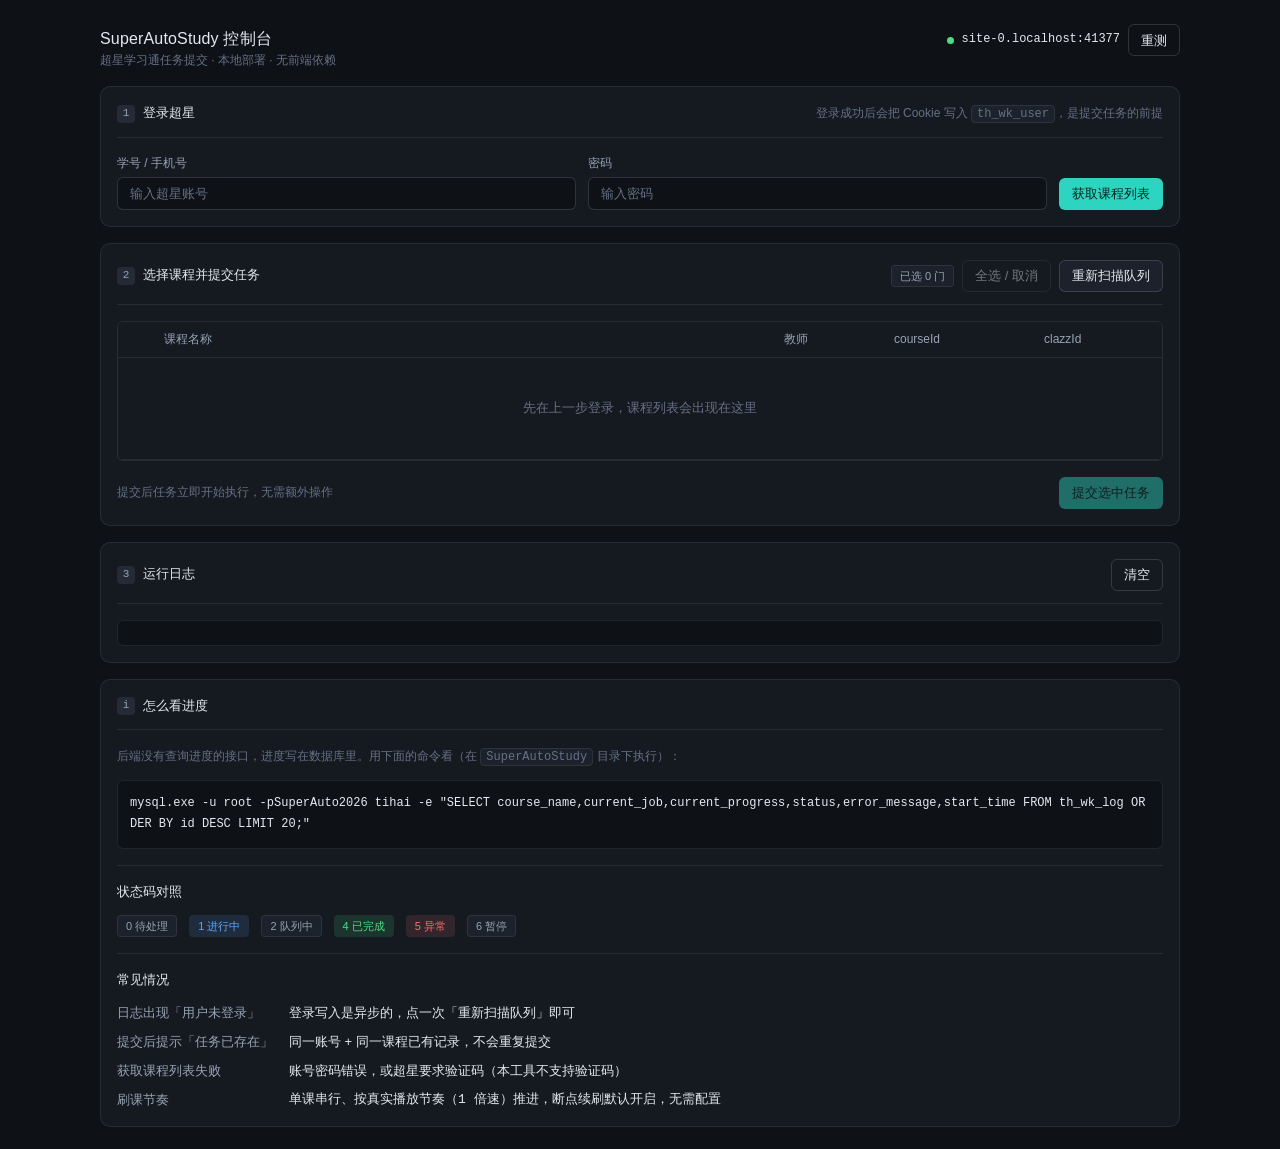
<file: app/src/main/resources/static/index.html>
<!DOCTYPE html>
<html lang="zh-CN">
<head>
<meta charset="UTF-8">
<meta name="viewport" content="width=device-width,initial-scale=1">
<title>SuperAutoStudy 控制台</title>
<link rel="stylesheet" href="tokens.css">
<style>
  body{padding:var(--s5)}
  .wrap{max-width:1080px;margin:0 auto;display:flex;flex-direction:column;gap:var(--s4)}

  header.app{display:flex;align-items:baseline;justify-content:space-between;gap:var(--s4);flex-wrap:wrap}
  header.app h1{font-size:var(--t-lg);font-weight:500;letter-spacing:.01em}
  header.app .sub{font-size:var(--t-sm);color:var(--fg-2);margin-top:2px}

  .step{display:inline-flex;align-items:center;justify-content:center;
    width:18px;height:18px;flex:none;border-radius:var(--r-sm);
    background:var(--bg-3);color:var(--fg-1);
    font-size:var(--t-xs);font-family:var(--font-mono)}

  form.login{display:grid;grid-template-columns:1fr 1fr auto;gap:var(--s3);align-items:end}
  @media (max-width:720px){form.login{grid-template-columns:1fr}}

  table{width:100%;border-collapse:collapse;font-size:var(--t-md)}
  th,td{text-align:left;padding:var(--s2) var(--s3);border-bottom:1px solid var(--line);vertical-align:middle}
  th{color:var(--fg-1);font-weight:400;font-size:var(--t-sm);
     position:sticky;top:0;background:var(--bg-1);z-index:1}
  tbody tr:hover{background:var(--bg-2)}
  td.mono{font-family:var(--font-mono);font-variant-numeric:tabular-nums;font-size:var(--t-sm);color:var(--fg-1)}
  .scroll{max-height:340px;overflow:auto;border:1px solid var(--line);border-radius:var(--r-md)}
  .empty{padding:var(--s6) var(--s4);text-align:center;color:var(--fg-2);font-size:var(--t-md)}

  input[type=checkbox]{width:14px;height:14px;accent-color:var(--accent);cursor:pointer}

  .legend{display:flex;flex-wrap:wrap;gap:var(--s2) var(--s3);font-size:var(--t-sm);color:var(--fg-1)}
  code{font-family:var(--font-mono);font-size:var(--t-sm);
       background:var(--bg-2);border:1px solid var(--line);border-radius:var(--r-sm);padding:1px 5px}
  .hint{font-size:var(--t-sm);color:var(--fg-2);line-height:1.75}
</style>
</head>
<body>
<div class="wrap">

  <header class="app">
    <div>
      <h1>SuperAutoStudy 控制台</h1>
      <div class="sub">超星学习通任务提交 · 本地部署 · 无前端依赖</div>
    </div>
    <div class="row">
      <span class="dot" id="conn-dot"></span>
      <span class="mono" id="conn-text" style="font-size:var(--t-sm)">检测中…</span>
      <button class="btn btn-ghost" id="btn-ping">重测</button>
    </div>
  </header>

  <!-- 步骤 1 -->
  <section class="panel">
    <div class="panel-head">
      <div class="row"><span class="step">1</span><span class="panel-title">登录超星</span></div>
      <span class="hint">登录成功后会把 Cookie 写入 <code>th_wk_user</code>，是提交任务的前提</span>
    </div>
    <form class="login" id="form-login" autocomplete="off">
      <div>
        <label class="label" for="account">学号 / 手机号</label>
        <input class="field mono" id="account" placeholder="输入超星账号" required>
      </div>
      <div>
        <label class="label" for="password">密码</label>
        <input class="field mono" id="password" type="password" placeholder="输入密码" required>
      </div>
      <button class="btn btn-primary" type="submit" id="btn-courses">获取课程列表</button>
    </form>
  </section>

  <!-- 步骤 2 -->
  <section class="panel">
    <div class="panel-head">
      <div class="row"><span class="step">2</span><span class="panel-title">选择课程并提交任务</span></div>
      <div class="row">
        <span class="tag" id="sel-count">已选 0 门</span>
        <button class="btn btn-ghost" id="btn-toggle-all" disabled>全选 / 取消</button>
        <button class="btn" id="btn-rescan">重新扫描队列</button>
      </div>
    </div>

    <div class="scroll">
      <table>
        <thead>
          <tr>
            <th style="width:34px"></th>
            <th>课程名称</th>
            <th style="width:110px">教师</th>
            <th style="width:150px">courseId</th>
            <th style="width:130px">clazzId</th>
          </tr>
        </thead>
        <tbody id="course-body">
          <tr><td colspan="5"><div class="empty">先在上一步登录，课程列表会出现在这里</div></td></tr>
        </tbody>
      </table>
    </div>

    <div class="row-between" style="margin-top:var(--s4)">
      <span class="hint">提交后任务立即开始执行，无需额外操作</span>
      <button class="btn btn-primary" id="btn-submit" disabled>提交选中任务</button>
    </div>
  </section>

  <!-- 步骤 3 -->
  <section class="panel">
    <div class="panel-head">
      <div class="row"><span class="step">3</span><span class="panel-title">运行日志</span></div>
      <button class="btn btn-ghost" id="btn-clear">清空</button>
    </div>
    <pre class="log" id="log"></pre>
  </section>

  <!-- 进度与说明 -->
  <section class="panel">
    <div class="panel-head">
      <div class="row"><span class="step">i</span><span class="panel-title">怎么看进度</span></div>
    </div>
    <p class="hint">
      后端没有查询进度的接口，进度写在数据库里。用下面的命令看（在
      <code>SuperAutoStudy</code> 目录下执行）：
    </p>
    <pre class="log" style="max-height:none;margin-top:var(--s3)">mysql.exe -u root -pSuperAuto2026 tihai -e "SELECT course_name,current_job,current_progress,status,error_message,start_time FROM th_wk_log ORDER BY id DESC LIMIT 20;"</pre>

    <div class="divider"></div>

    <div class="panel-title" style="margin-bottom:var(--s3)">状态码对照</div>
    <div class="legend">
      <span class="tag">0 待处理</span>
      <span class="tag tag-info">1 进行中</span>
      <span class="tag">2 队列中</span>
      <span class="tag tag-ok">4 已完成</span>
      <span class="tag tag-err">5 异常</span>
      <span class="tag">6 暂停</span>
    </div>

    <div class="divider"></div>

    <div class="panel-title" style="margin-bottom:var(--s3)">常见情况</div>
    <dl class="kv">
      <dt>日志出现「用户未登录」</dt>
      <dd style="font-family:var(--font-ui)">登录写入是异步的，点一次「重新扫描队列」即可</dd>
      <dt>提交后提示「任务已存在」</dt>
      <dd style="font-family:var(--font-ui)">同一账号 + 同一课程已有记录，不会重复提交</dd>
      <dt>获取课程列表失败</dt>
      <dd style="font-family:var(--font-ui)">账号密码错误，或超星要求验证码（本工具不支持验证码）</dd>
      <dt>刷课节奏</dt>
      <dd>单课串行、按真实播放节奏（1 倍速）推进，断点续刷默认开启，无需配置</dd>
    </dl>
  </section>

</div>

<script>
(function () {
  'use strict';

  var $ = function (id) { return document.getElementById(id); };
  var state = { courses: [], selected: new Set(), account: '', password: '' };

  /* ---------- 日志 ---------- */
  function log(msg, kind) {
    var pre = $('log');
    var t = new Date().toTimeString().slice(0, 8);
    var cls = kind ? 'l-' + kind : '';
    var line = document.createElement('span');
    line.innerHTML = '<span class="t">' + t + '</span>  ' +
      (cls ? '<span class="' + cls + '">' + esc(msg) + '</span>' : esc(msg));
    pre.appendChild(line);
    pre.appendChild(document.createTextNode('\n'));
    pre.scrollTop = pre.scrollHeight;
  }
  function esc(s) {
    return String(s).replace(/[&<>"]/g, function (c) {
      return { '&': '&amp;', '<': '&lt;', '>': '&gt;', '"': '&quot;' }[c];
    });
  }

  /* ---------- 请求 ---------- */
  function post(path, body) {
    return fetch(path, {
      method: 'POST',
      headers: { 'Content-Type': 'application/json' },
      body: JSON.stringify(body)
    }).then(read);
  }
  function get(path) {
    return fetch(path, { method: 'GET' }).then(read);
  }
  function read(res) {
    return res.text().then(function (text) {
      // 空响应体是合法的：GET /chaoxing 的 start() 返回 void
      if (!text) { return { code: res.ok ? 200 : res.status }; }
      try { return JSON.parse(text); }
      catch (e) { throw new Error('HTTP ' + res.status + ' 非 JSON 响应: ' + text.slice(0, 160)); }
    });
  }

  /* ---------- 连接状态 ---------- */
  function ping() {
    $('conn-dot').className = 'dot dot-warn dot-live';
    $('conn-text').textContent = '检测中…';
    // 用首页探活：GET /chaoxing 有副作用（会触发一次队列扫描），不能拿来当健康检查
    fetch('/', { cache: 'no-store' })
      .then(function (res) {
        if (!res.ok) { throw new Error('HTTP ' + res.status); }
        $('conn-dot').className = 'dot dot-ok';
        $('conn-text').textContent = location.host;
      })
      .catch(function (e) {
        $('conn-dot').className = 'dot dot-err';
        $('conn-text').textContent = '不可达';
        log('连接失败: ' + e.message, 'err');
      });
  }

  /* ---------- 渲染课程 ---------- */
  function render() {
    var body = $('course-body');
    body.innerHTML = '';

    if (!state.courses.length) {
      body.innerHTML = '<tr><td colspan="5"><div class="empty">没有获取到课程</div></td></tr>';
      $('btn-toggle-all').disabled = true;
      $('btn-submit').disabled = true;
      updateCount();
      return;
    }

    state.courses.forEach(function (c, i) {
      var tr = document.createElement('tr');

      var tdCk = document.createElement('td');
      var ck = document.createElement('input');
      ck.type = 'checkbox';
      ck.checked = state.selected.has(i);
      ck.addEventListener('change', function () {
        if (ck.checked) { state.selected.add(i); } else { state.selected.delete(i); }
        updateCount();
      });
      tdCk.appendChild(ck);

      var tdName = document.createElement('td');
      tdName.textContent = c.title || '(无标题)';
      if (c.desc) { tdName.title = c.desc; }

      var tdTeacher = document.createElement('td');
      tdTeacher.className = 'mono';
      tdTeacher.textContent = c.teacher || '—';

      var tdCid = document.createElement('td');
      tdCid.className = 'mono';
      tdCid.textContent = c.courseId || '—';

      var tdClazz = document.createElement('td');
      tdClazz.className = 'mono';
      tdClazz.textContent = c.clazzId || '—';

      tr.appendChild(tdCk);
      tr.appendChild(tdName);
      tr.appendChild(tdTeacher);
      tr.appendChild(tdCid);
      tr.appendChild(tdClazz);
      body.appendChild(tr);
    });

    $('btn-toggle-all').disabled = false;
    updateCount();
  }

  function updateCount() {
    var n = state.selected.size;
    $('sel-count').textContent = '已选 ' + n + ' 门';
    $('btn-submit').disabled = n === 0;
  }

  /* ---------- 事件 ---------- */
  $('btn-ping').addEventListener('click', ping);

  $('form-login').addEventListener('submit', function (e) {
    e.preventDefault();
    var account = $('account').value.trim();
    var password = $('password').value;
    if (!account || !password) { return; }

    state.account = account;
    state.password = password;
    state.selected.clear();

    var btn = $('btn-courses');
    btn.disabled = true;
    btn.textContent = '登录中…';
    log('正在登录 ' + account + ' …', 'info');

    post('/chaoxing/course', { account: account, password: password })
      .then(function (r) {
        if (String(r.code) !== '200') {
          log('登录失败: ' + (r.msg || '未知错误') + (r.subCode ? ' (subCode=' + r.subCode + ')' : ''), 'err');
          state.courses = [];
          render();
          return;
        }
        state.courses = Array.isArray(r.data) ? r.data : [];
        log('登录成功，获取到 ' + state.courses.length + ' 门课程', 'ok');
        render();
      })
      .catch(function (err) { log('请求异常: ' + err.message, 'err'); })
      .finally(function () {
        btn.disabled = false;
        btn.textContent = '获取课程列表';
      });
  });

  $('btn-toggle-all').addEventListener('click', function () {
    if (state.selected.size === state.courses.length) {
      state.selected.clear();
    } else {
      state.courses.forEach(function (_, i) { state.selected.add(i); });
    }
    render();
  });

  $('btn-submit').addEventListener('click', function () {
    var picked = Array.from(state.selected).map(function (i) { return state.courses[i]; });
    if (!picked.length) { return; }

    var btn = $('btn-submit');
    btn.disabled = true;
    log('提交 ' + picked.length + ' 个任务 …', 'info');

    // 串行提交：每提交一门课，后端都会跑一次队列扫描（startChaoxingTask）。
    // 如果并发发请求，多次扫描会读到同一批"待处理"任务、把同一门课重复投进
    // 线程池（后端已加原子认领修掉，但串行仍然更直观：日志顺序清晰、便于排查）。
    var ok = 0, dup = 0;

    function submitOne(i) {
      if (i >= picked.length) {
        log('提交结束：成功 ' + ok + '，已存在 ' + dup + '，共 ' + picked.length, ok ? 'ok' : 'warn');
        btn.disabled = false;
        return;
      }
      var c = picked[i];
      post('/chaoxing', {
        loginAccount: state.account,
        password: state.password,
        schoolName: '',
        courseId: c.courseId,
        courseName: c.title
      }).then(function (r) {
        if (String(r.code) === '200') {
          ok++;
          log('已提交: ' + c.title, 'ok');
        } else if (r.subCode === 20001 || r.subCode === '20001') {
          dup++;
          log('已存在，跳过: ' + c.title, 'warn');
        } else {
          log('失败: ' + c.title + ' — ' + (r.msg || '未知错误'), 'err');
        }
      }).catch(function (err) {
        log('失败: ' + c.title + ' — ' + err.message, 'err');
      }).finally(function () {
        submitOne(i + 1);
      });
    }

    submitOne(0);
  });

  $('btn-rescan').addEventListener('click', function () {
    log('触发队列扫描 …', 'info');
    get('/chaoxing')
      .then(function () { log('扫描完成，PENDING 的任务已重新入队', 'ok'); })
      .catch(function (e) { log('扫描失败: ' + e.message, 'err'); });
  });

  $('btn-clear').addEventListener('click', function () { $('log').textContent = ''; });

  ping();
})();
</script>
</body>
</html>
</file>
<file: app/src/main/resources/static/tokens.css>
/* ============================================================
   tool-ui-baseline — 小工具 UI 基线
   暗色为默认；亮色加 <html data-theme="light">

   用法： <link rel="stylesheet" href="tokens.css">
   然后直接用下面的 class：
     .panel .panel-head .btn .btn-primary .field .label
     .tag .dot .kv .log .stack .row .grid .mono .divider

   改强调色：只改 --accent / --accent-hi / --accent-ink / --accent-dim 四个值
   ============================================================ */

:root{
  --bg-0:#0E1116; --bg-1:#151A21; --bg-2:#1C222B; --bg-3:#242B36;
  --line:rgba(255,255,255,.08); --line-strong:rgba(255,255,255,.14);
  --fg-0:#E6E9EF; --fg-1:#98A2B3; --fg-2:#667085;
  --accent:#2DD4BF; --accent-hi:#5EEAD4; --accent-ink:#06231F;
  --accent-dim:rgba(45,212,191,.14);
  --ok:#4ADE80; --warn:#FBBF24; --err:#F87171; --info:#60A5FA;
  --ok-dim:rgba(74,222,128,.13); --warn-dim:rgba(251,191,36,.13);
  --err-dim:rgba(248,113,113,.13); --info-dim:rgba(96,165,250,.13);
  --s1:4px; --s2:8px; --s3:12px; --s4:16px; --s5:24px; --s6:32px; --s7:48px;
  --r-sm:4px; --r-md:6px; --r-lg:10px;
  --font-ui:"Segoe UI Variable Text","Segoe UI","Microsoft YaHei UI","PingFang SC","Hiragino Sans GB",sans-serif;
  --font-mono:"Cascadia Code","Cascadia Mono","JetBrains Mono",Consolas,"SF Mono",Menlo,monospace;
  --t-xs:11px; --t-sm:12px; --t-md:13px; --t-base:14px;
  --t-lg:16px; --t-xl:20px; --t-2xl:26px;
  --ease:cubic-bezier(.2,.8,.3,1); --dur:160ms;
}

/* 备用强调色：给 <html data-accent="amber"> 或 "rose" 即换 */
:root[data-accent="amber"]{--accent:#F59E0B;--accent-hi:#FBBF24;--accent-ink:#2A1B02;--accent-dim:rgba(245,158,11,.15)}
:root[data-accent="rose"]{--accent:#F43F5E;--accent-hi:#FB7185;--accent-ink:#2A0410;--accent-dim:rgba(244,63,94,.15)}
:root[data-accent="iris"]{--accent:#818CF8;--accent-hi:#A5B4FC;--accent-ink:#0C1030;--accent-dim:rgba(129,140,248,.15)}

:root[data-theme="light"]{
  --bg-0:#FBFBFA; --bg-1:#FFFFFF; --bg-2:#F3F4F3; --bg-3:#FFFFFF;
  --line:rgba(0,0,0,.09); --line-strong:rgba(0,0,0,.16);
  --fg-0:#1A1D21; --fg-1:#5A6472; --fg-2:#8B95A5;
  --accent:#0D9488; --accent-hi:#0F766E; --accent-ink:#FFFFFF;
  --accent-dim:rgba(13,148,136,.10);
  --ok:#15803D; --warn:#B45309; --err:#DC2626; --info:#1D4ED8;
  --ok-dim:rgba(21,128,61,.10); --warn-dim:rgba(180,83,9,.10);
  --err-dim:rgba(220,38,38,.09); --info-dim:rgba(29,78,216,.09);
}
:root[data-theme="light"][data-accent="amber"]{--accent:#B45309;--accent-hi:#92400E;--accent-ink:#FFFFFF;--accent-dim:rgba(180,83,9,.10)}
:root[data-theme="light"][data-accent="rose"]{--accent:#BE123C;--accent-hi:#9F1239;--accent-ink:#FFFFFF;--accent-dim:rgba(190,18,60,.10)}
:root[data-theme="light"][data-accent="iris"]{--accent:#4F46E5;--accent-hi:#4338CA;--accent-ink:#FFFFFF;--accent-dim:rgba(79,70,229,.10)}

*,*::before,*::after{box-sizing:border-box}
html{-webkit-text-size-adjust:100%}
body{
  margin:0; background:var(--bg-0); color:var(--fg-0);
  font-family:var(--font-ui); font-size:var(--t-base); line-height:1.6;
  -webkit-font-smoothing:antialiased;
}
h1,h2,h3{margin:0; font-weight:500; line-height:1.25}
h1{font-size:var(--t-xl)} h2{font-size:var(--t-lg)} h3{font-size:var(--t-base)}
p{margin:0}
a{color:var(--accent); text-decoration:none}
a:hover{color:var(--accent-hi); text-decoration:underline}
:focus-visible{outline:2px solid var(--accent); outline-offset:2px; border-radius:var(--r-sm)}
:focus:not(:focus-visible){outline:none}
::selection{background:var(--accent-dim)}

.mono{font-family:var(--font-mono); font-variant-numeric:tabular-nums; font-feature-settings:"tnum" 1}
.dim{color:var(--fg-1)} .faint{color:var(--fg-2)} .accent{color:var(--accent)}

/* ---- 布局 ---- */
.stack{display:flex; flex-direction:column; gap:var(--s4)}
.row{display:flex; align-items:center; gap:var(--s2)}
.row-between{display:flex; align-items:center; justify-content:space-between; gap:var(--s3)}
.grid{display:grid; gap:var(--s3); grid-template-columns:repeat(auto-fit,minmax(min(100%,200px),1fr))}
.divider{height:1px; background:var(--line); border:0; margin:var(--s4) 0}

/* ---- 面板 ---- */
.panel{background:var(--bg-1); border:1px solid var(--line); border-radius:var(--r-lg); padding:var(--s4)}
.panel-head{display:flex; align-items:center; justify-content:space-between; gap:var(--s3);
  padding-bottom:var(--s3); border-bottom:1px solid var(--line); margin-bottom:var(--s4)}
.panel-title{font-size:var(--t-md); font-weight:500}

/* ---- 按钮 ---- */
.btn{
  display:inline-flex; align-items:center; justify-content:center; gap:var(--s2);
  padding:var(--s2) var(--s3); min-height:32px;
  font-family:inherit; font-size:var(--t-md); font-weight:400; line-height:1;
  color:var(--fg-0); background:var(--bg-2);
  border:1px solid var(--line-strong); border-radius:var(--r-md);
  cursor:pointer; white-space:nowrap;
  transition:background var(--dur) var(--ease), border-color var(--dur) var(--ease), color var(--dur) var(--ease);
}
.btn:hover{background:var(--bg-3); border-color:var(--fg-2)}
.btn:active{background:var(--bg-1)}
.btn:disabled{opacity:.45; cursor:not-allowed}
.btn-primary{background:var(--accent); border-color:transparent; color:var(--accent-ink); font-weight:500}
.btn-primary:hover{background:var(--accent-hi); border-color:transparent}
.btn-primary:active{background:var(--accent)}
.btn-ghost{background:transparent}
.btn-ghost:hover{background:var(--bg-2)}
.btn-danger{color:var(--err); background:var(--err-dim); border-color:transparent}
.btn-danger:hover{background:var(--err); color:var(--bg-0); border-color:transparent}

/* ---- 表单 ---- */
.field{
  width:100%; padding:var(--s2) var(--s3); min-height:32px;
  font-family:inherit; font-size:var(--t-md); color:var(--fg-0);
  background:var(--bg-0); border:1px solid var(--line-strong); border-radius:var(--r-md);
  transition:border-color var(--dur) var(--ease), box-shadow var(--dur) var(--ease);
}
.field::placeholder{color:var(--fg-2)}
.field:hover{border-color:var(--fg-2)}
.field:focus{outline:none; border-color:var(--accent); box-shadow:0 0 0 3px var(--accent-dim)}
.label{display:block; font-size:var(--t-sm); color:var(--fg-1); margin-bottom:var(--s1)}

/* ---- 标签 / 状态点 ---- */
.tag{display:inline-flex; align-items:center; gap:var(--s1); padding:1px var(--s2);
  font-size:var(--t-xs); line-height:1.7; border-radius:var(--r-sm);
  background:var(--bg-2); color:var(--fg-1); border:1px solid var(--line)}
.tag-ok{background:var(--ok-dim); color:var(--ok); border-color:transparent}
.tag-warn{background:var(--warn-dim); color:var(--warn); border-color:transparent}
.tag-err{background:var(--err-dim); color:var(--err); border-color:transparent}
.tag-info{background:var(--info-dim); color:var(--info); border-color:transparent}
.tag-accent{background:var(--accent-dim); color:var(--accent); border-color:transparent}

.dot{width:7px; height:7px; border-radius:50%; background:var(--fg-2); flex:none}
.dot-ok{background:var(--ok)} .dot-warn{background:var(--warn)} .dot-err{background:var(--err)}
.dot-live{animation:pulse 1.8s var(--ease) infinite}
@keyframes pulse{0%,100%{opacity:1}50%{opacity:.35}}

/* ---- 键值对 ---- */
.kv{display:grid; grid-template-columns:auto 1fr; gap:var(--s2) var(--s4); font-size:var(--t-md); margin:0}
.kv dt{color:var(--fg-1); white-space:nowrap}
.kv dd{margin:0; font-family:var(--font-mono); font-variant-numeric:tabular-nums; color:var(--fg-0)}

/* ---- 日志 ---- */
.log{
  margin:0; padding:var(--s3); max-height:240px; overflow:auto;
  background:var(--bg-0); border:1px solid var(--line); border-radius:var(--r-md);
  font-family:var(--font-mono); font-size:var(--t-sm); line-height:1.8;
  font-variant-numeric:tabular-nums; white-space:pre-wrap; word-break:break-all;
}
.log .t{color:var(--fg-2)}
.log .l-ok{color:var(--ok)} .log .l-warn{color:var(--warn)}
.log .l-err{color:var(--err)} .log .l-info{color:var(--info)}

/* ---- 滚动条 ---- */
*{scrollbar-width:thin; scrollbar-color:var(--line-strong) transparent}
::-webkit-scrollbar{width:10px; height:10px}
::-webkit-scrollbar-track{background:transparent}
::-webkit-scrollbar-thumb{background:var(--line-strong); border-radius:5px;
  border:3px solid transparent; background-clip:content-box}
::-webkit-scrollbar-thumb:hover{background:var(--fg-2); background-clip:content-box}

@media (prefers-reduced-motion:reduce){
  *,*::before,*::after{animation-duration:.01ms !important; transition-duration:.01ms !important}
}
</file>
